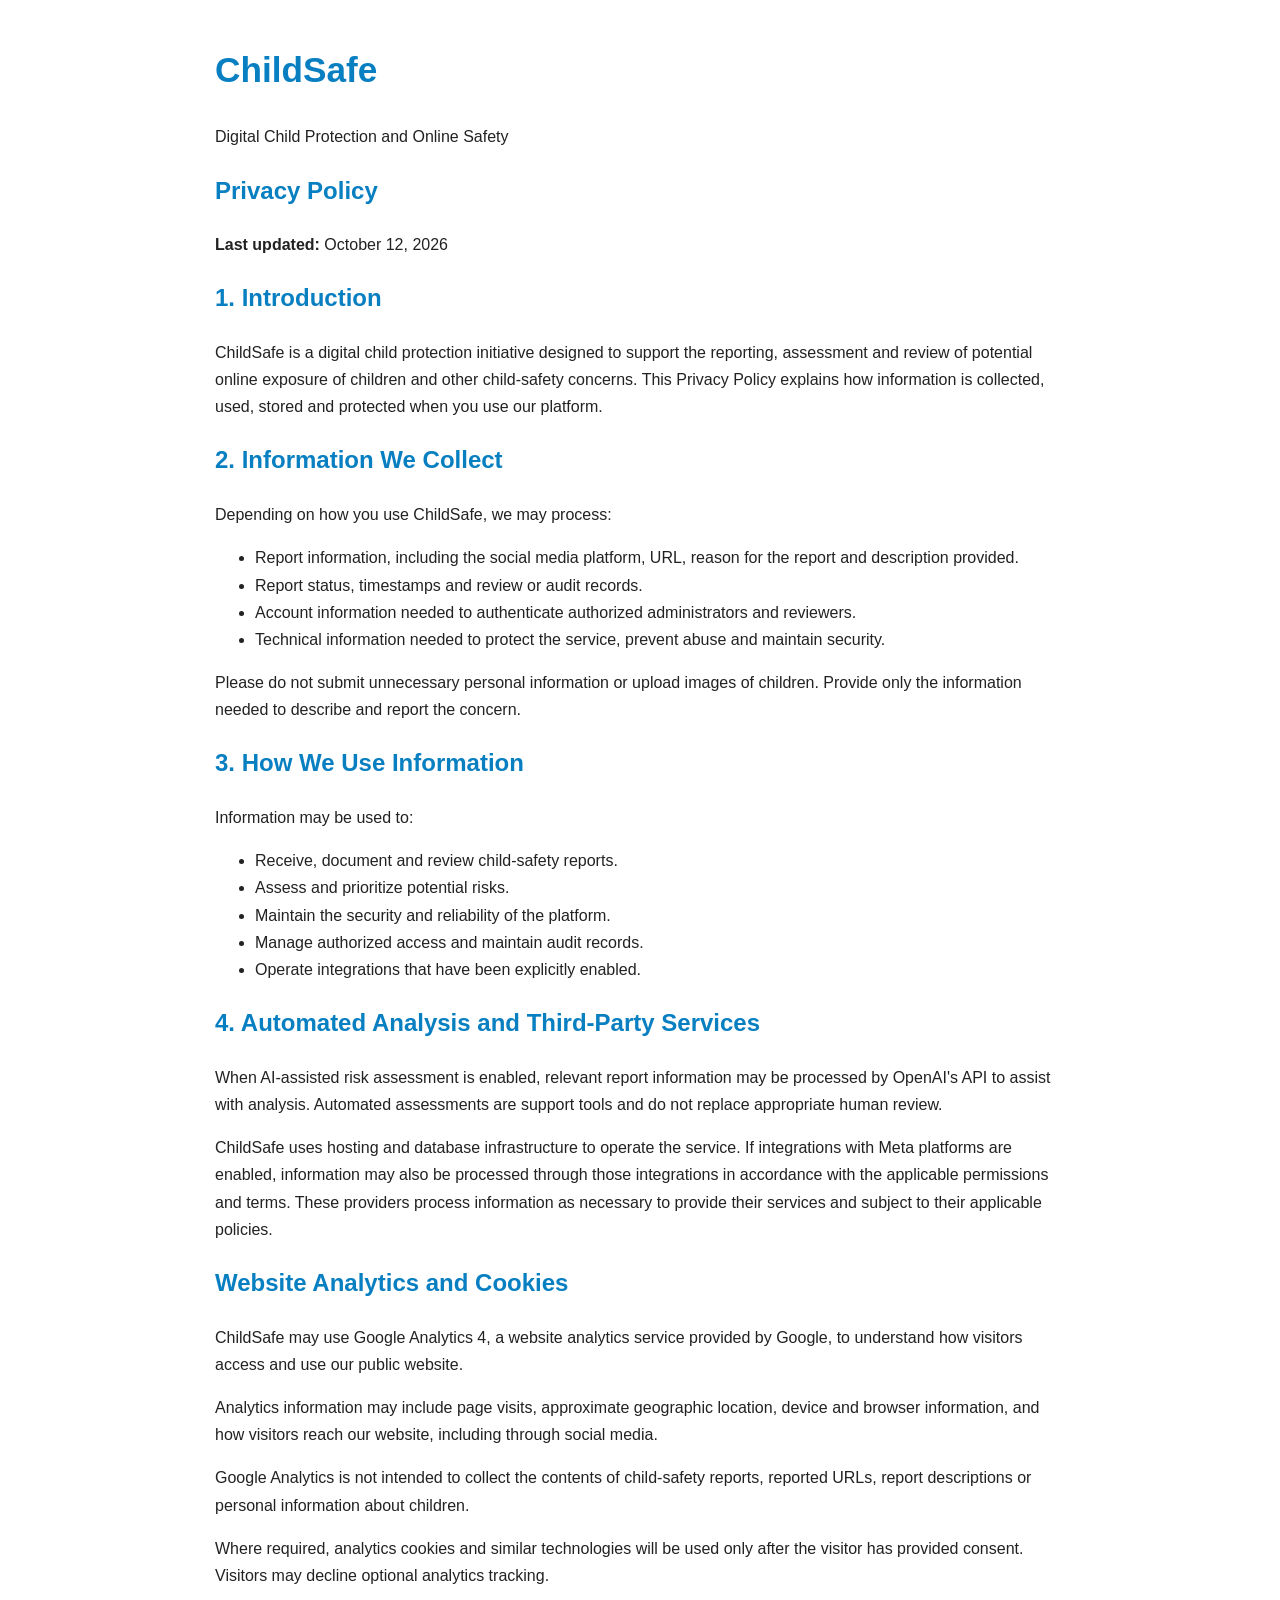
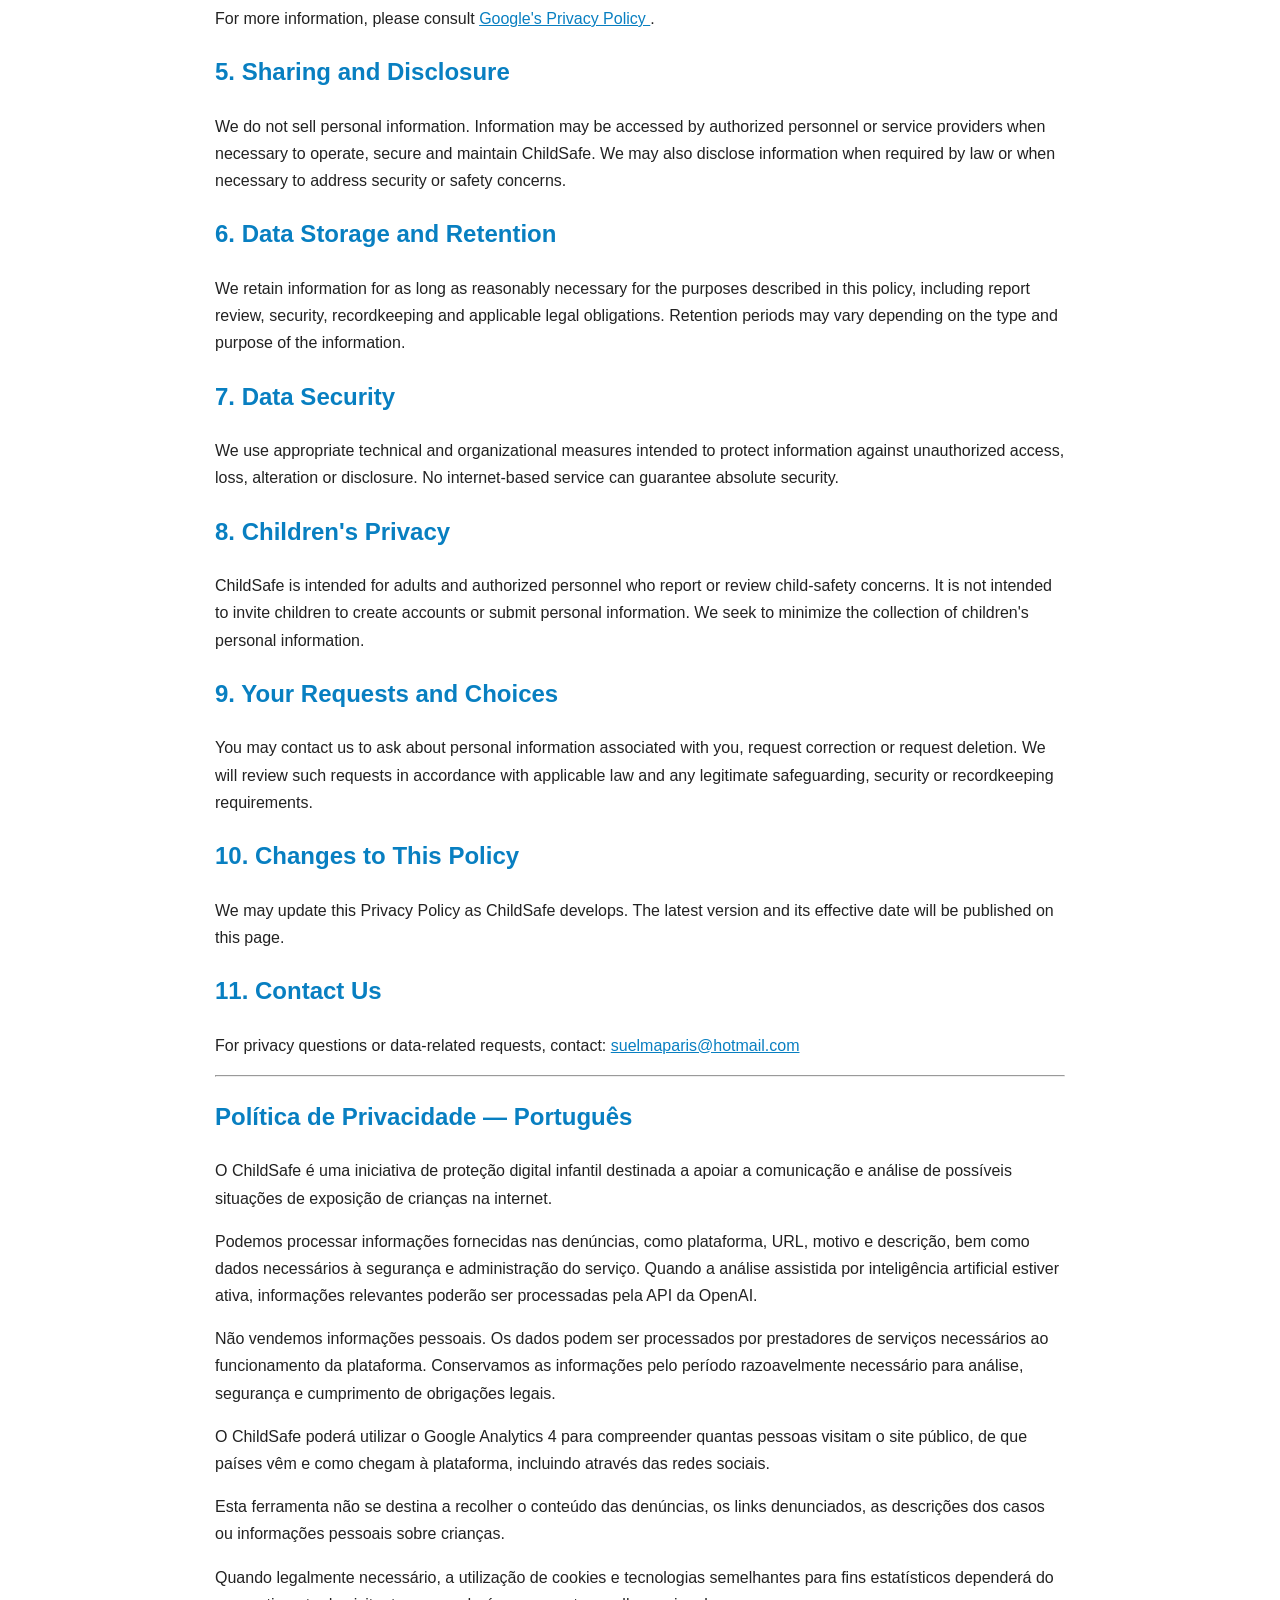
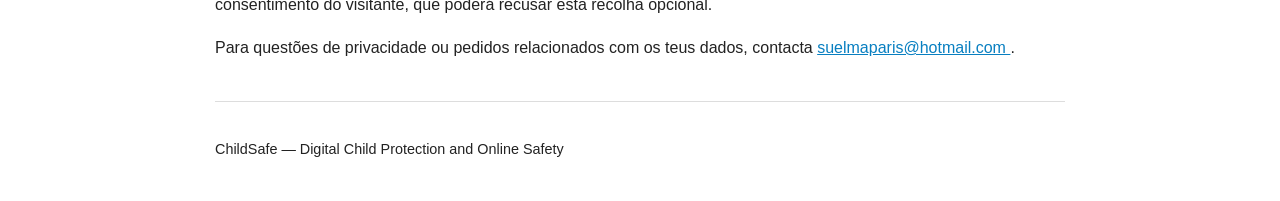
<file: backend/app/static/privacy.html>
<!DOCTYPE html>
<html lang="en">
<head>
    <meta charset="UTF-8">
    <meta name="viewport" content="width=device-width, initial-scale=1">
    <meta name="description" content="ChildSafe Privacy Policy.">
    <title>Privacy Policy | ChildSafe</title>
    <style>
        body {
            font-family: Arial, sans-serif;
            line-height: 1.7;
            max-width: 850px;
            margin: 40px auto;
            padding: 0 22px;
            color: #222;
            background: #fff;
        }
        h1, h2 { color: #087fc1; }
        h1 { font-size: 2.2rem; }
        footer {
            margin-top: 40px;
            padding-top: 20px;
            border-top: 1px solid #ddd;
            font-size: 0.9rem;
        }
        a { color: #087fc1; }
    </style>
</head>
<body>
    <header>
        <h1>ChildSafe</h1>
        <p>Digital Child Protection and Online Safety</p>
    </header>

    <main>
        <h2>Privacy Policy</h2>
        <p><strong>Last updated:</strong> October 12, 2026</p>

        <h2>1. Introduction</h2>
        <p>
            ChildSafe is a digital child protection initiative designed
            to support the reporting, assessment and review of potential
            online exposure of children and other child-safety concerns.
            This Privacy Policy explains how information is collected,
            used, stored and protected when you use our platform.
        </p>

        <h2>2. Information We Collect</h2>
        <p>Depending on how you use ChildSafe, we may process:</p>
        <ul>
            <li>Report information, including the social media platform,
                URL, reason for the report and description provided.</li>
            <li>Report status, timestamps and review or audit records.</li>
            <li>Account information needed to authenticate authorized
                administrators and reviewers.</li>
            <li>Technical information needed to protect the service,
                prevent abuse and maintain security.</li>
        </ul>
        <p>
            Please do not submit unnecessary personal information or
            upload images of children. Provide only the information
            needed to describe and report the concern.
        </p>

        <h2>3. How We Use Information</h2>
        <p>Information may be used to:</p>
        <ul>
            <li>Receive, document and review child-safety reports.</li>
            <li>Assess and prioritize potential risks.</li>
            <li>Maintain the security and reliability of the platform.</li>
            <li>Manage authorized access and maintain audit records.</li>
            <li>Operate integrations that have been explicitly enabled.</li>
        </ul>

        <h2>4. Automated Analysis and Third-Party Services</h2>
        <p>
            When AI-assisted risk assessment is enabled, relevant report
            information may be processed by OpenAI's API to assist with
            analysis. Automated assessments are support tools and do not
            replace appropriate human review.
        </p>
        <p>
            ChildSafe uses hosting and database infrastructure to operate
            the service. If integrations with Meta platforms are enabled,
            information may also be processed through those integrations
            in accordance with the applicable permissions and terms.
            These providers process information as necessary to provide
            their services and subject to their applicable policies.
        </p>
        
<h2>Website Analytics and Cookies</h2>
<p>
    ChildSafe may use Google Analytics 4, a website analytics
    service provided by Google, to understand how visitors
    access and use our public website.
</p>
<p>
    Analytics information may include page visits,
    approximate geographic location, device and browser
    information, and how visitors reach our website,
    including through social media.
</p>
<p>
    Google Analytics is not intended to collect the
    contents of child-safety reports, reported URLs,
    report descriptions or personal information about
    children.
</p>
<p>
    Where required, analytics cookies and similar
    technologies will be used only after the visitor
    has provided consent. Visitors may decline
    optional analytics tracking.
</p>
<p>
    For more information, please consult
    <a href="https://policies.google.com/privacy">
        Google's Privacy Policy
    </a>.
</p>

        <h2>5. Sharing and Disclosure</h2>
        <p>
            We do not sell personal information. Information may be
            accessed by authorized personnel or service providers when
            necessary to operate, secure and maintain ChildSafe. We may
            also disclose information when required by law or when
            necessary to address security or safety concerns.
        </p>
        
        <h2>6. Data Storage and Retention</h2>
        <p>
            We retain information for as long as reasonably necessary
            for the purposes described in this policy, including report
            review, security, recordkeeping and applicable legal
            obligations. Retention periods may vary depending on the
            type and purpose of the information.
        </p>

        <h2>7. Data Security</h2>
        <p>
            We use appropriate technical and organizational measures
            intended to protect information against unauthorized access,
            loss, alteration or disclosure. No internet-based service
            can guarantee absolute security.
        </p>

        <h2>8. Children's Privacy</h2>
        <p>
            ChildSafe is intended for adults and authorized personnel
            who report or review child-safety concerns. It is not
            intended to invite children to create accounts or submit
            personal information. We seek to minimize the collection
            of children's personal information.
        </p>

        <h2>9. Your Requests and Choices</h2>
        <p>
            You may contact us to ask about personal information
            associated with you, request correction or request deletion.
            We will review such requests in accordance with applicable
            law and any legitimate safeguarding, security or recordkeeping
            requirements.
        </p>

        <h2>10. Changes to This Policy</h2>
        <p>
            We may update this Privacy Policy as ChildSafe develops.
            The latest version and its effective date will be published
            on this page.
        </p>

        <h2>11. Contact Us</h2>
        <p>
            For privacy questions or data-related requests, contact:
            <a href="mailto:suelmaparis@hotmail.com">
                suelmaparis@hotmail.com
            </a>
        </p>

        <hr>

        <h2>Política de Privacidade — Português</h2>
        <p>
            O ChildSafe é uma iniciativa de proteção digital infantil
            destinada a apoiar a comunicação e análise de possíveis
            situações de exposição de crianças na internet.
        </p>
        <p>
            Podemos processar informações fornecidas nas denúncias,
            como plataforma, URL, motivo e descrição, bem como dados
            necessários à segurança e administração do serviço.
            Quando a análise assistida por inteligência artificial
            estiver ativa, informações relevantes poderão ser
            processadas pela API da OpenAI.
        </p>
        <p>
            Não vendemos informações pessoais. Os dados podem ser
            processados por prestadores de serviços necessários ao
            funcionamento da plataforma. Conservamos as informações
            pelo período razoavelmente necessário para análise,
            segurança e cumprimento de obrigações legais.
        </p>

<p>
    O ChildSafe poderá utilizar o Google Analytics 4
    para compreender quantas pessoas visitam o site
    público, de que países vêm e como chegam à plataforma,
    incluindo através das redes sociais.
</p>
<p>
    Esta ferramenta não se destina a recolher o conteúdo
    das denúncias, os links denunciados, as descrições
    dos casos ou informações pessoais sobre crianças.
</p>
<p>
    Quando legalmente necessário, a utilização de cookies
    e tecnologias semelhantes para fins estatísticos
    dependerá do consentimento do visitante, que poderá
    recusar esta recolha opcional.
</p>

        <p>
            Para questões de privacidade ou pedidos relacionados com
            os teus dados, contacta
            <a href="mailto:suelmaparis@hotmail.com">
                suelmaparis@hotmail.com
            </a>.
        </p>
    </main>

    <footer>
        <p>ChildSafe — Digital Child Protection and Online Safety</p>
    </footer>
</body>
</html>
</file>
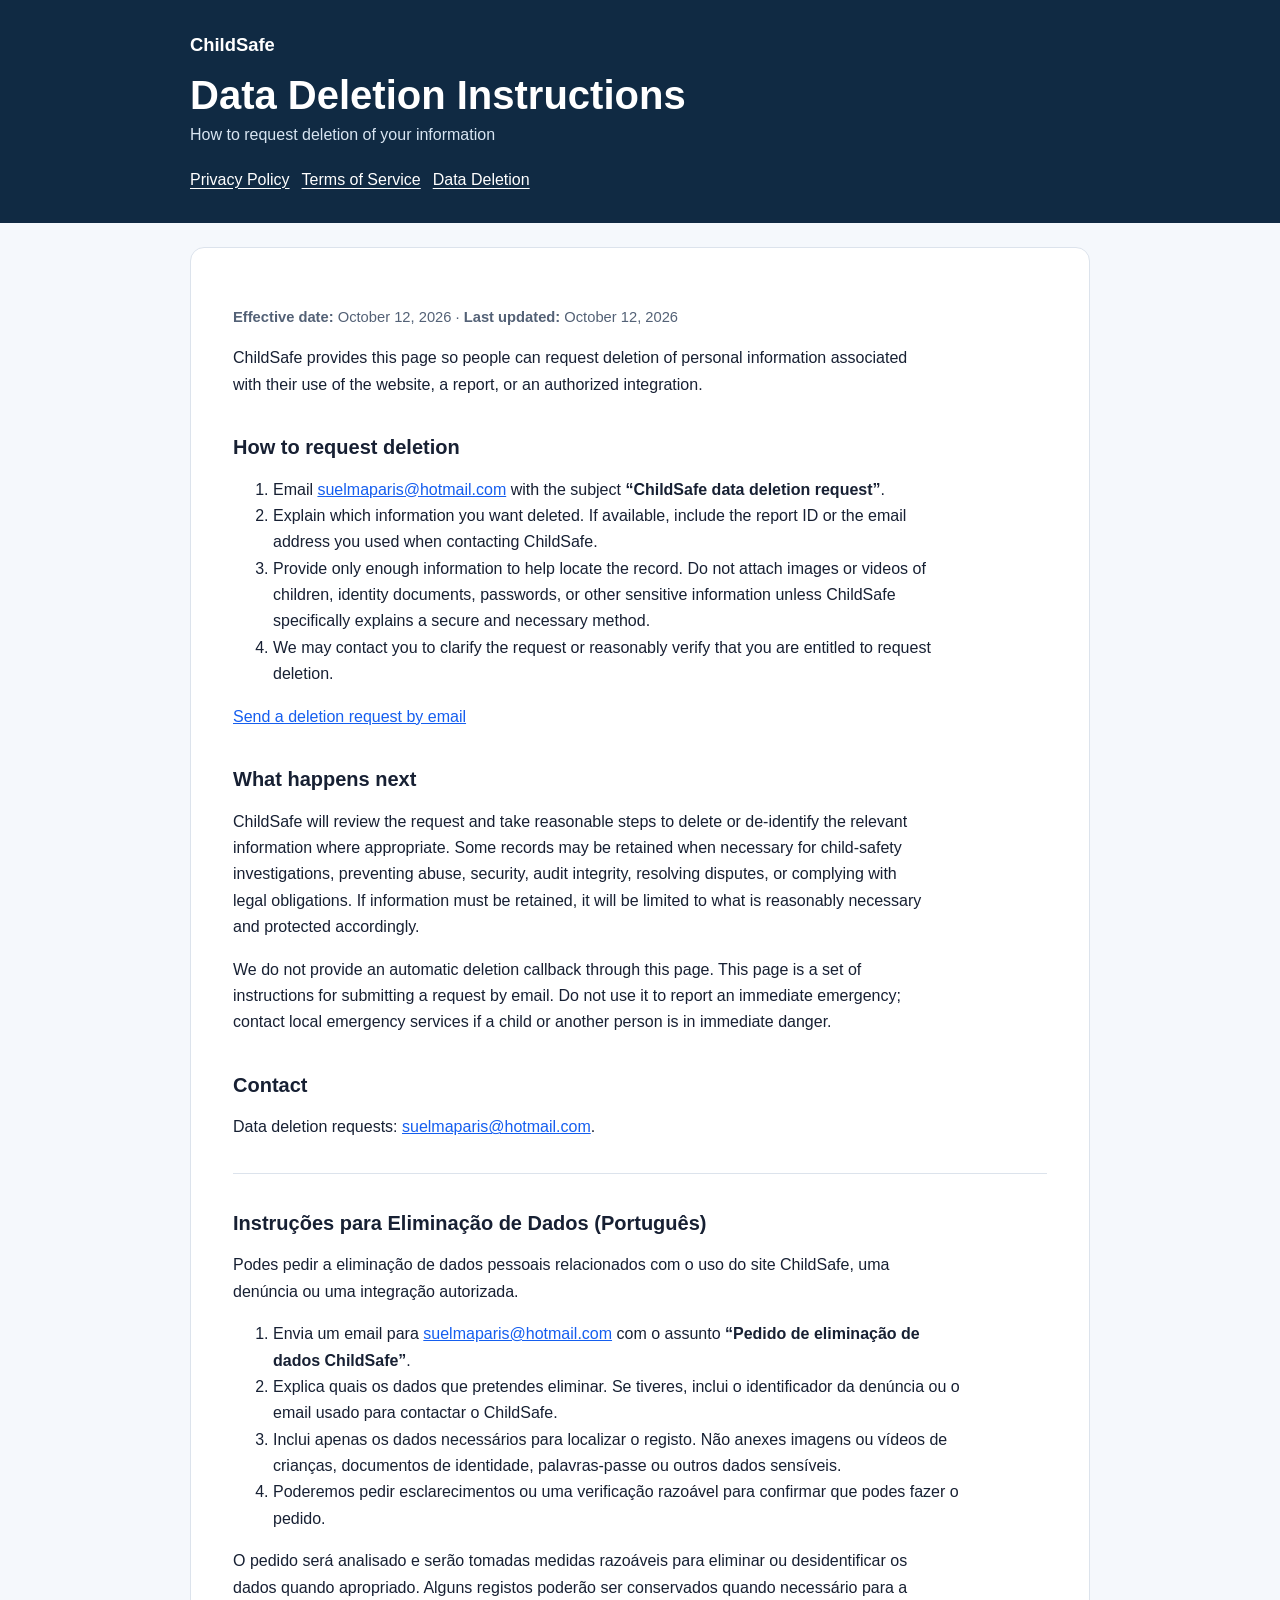
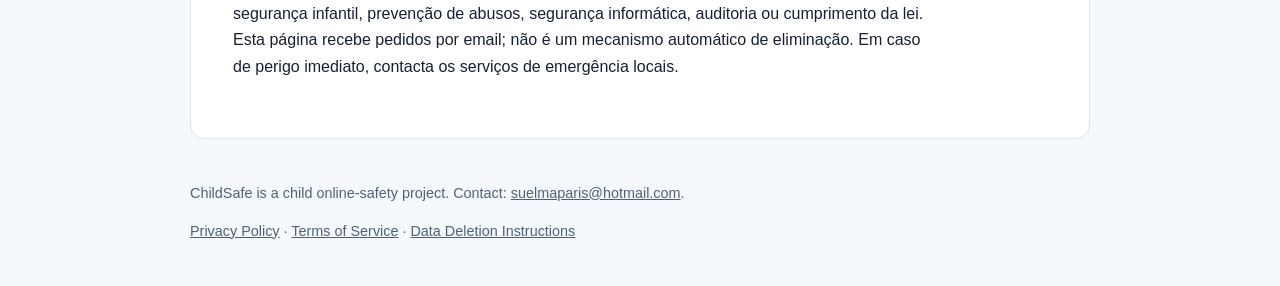
<file: backend/app/static/legal/data-deletion.html>
<!doctype html>
<html lang="en"><head><meta charset="utf-8"><meta name="viewport" content="width=device-width, initial-scale=1">
<meta name="robots" content="index,follow"><title>Data Deletion Instructions | ChildSafe</title><style>
:root{color-scheme:light;--ink:#172033;--muted:#536176;--line:#dce3ec;--accent:#155eef;--soft:#f5f8fc}
*{box-sizing:border-box}body{margin:0;background:var(--soft);color:var(--ink);font:16px/1.65 -apple-system,BlinkMacSystemFont,"Segoe UI",Roboto,Arial,sans-serif}
header{background:#102a43;color:#fff;padding:30px 20px}header .wrap,main,footer .wrap{max-width:900px;margin:0 auto}
.brand{font-weight:750;font-size:1.15rem}header h1{margin:12px 0 4px;font-size:clamp(1.8rem,4vw,2.5rem);line-height:1.15}header p{margin:0;color:#d8e5f2}
nav{display:flex;flex-wrap:wrap;gap:12px;margin-top:18px}nav a{color:white;text-underline-offset:3px}
main{background:#fff;margin:24px auto;padding:clamp(20px,4vw,42px);border:1px solid var(--line);border-radius:14px}
h2{margin-top:1.8em;font-size:1.25rem;line-height:1.3}h2:first-child{margin-top:0}p,li{max-width:78ch}a{color:var(--accent)}
.note{background:#eef4ff;border-left:4px solid var(--accent);padding:12px 16px;border-radius:6px}.small{color:var(--muted);font-size:.92rem}
hr{border:0;border-top:1px solid var(--line);margin:32px 0}footer{color:var(--muted);padding:4px 20px 28px;font-size:.9rem}footer a{color:inherit}
</style></head>
<body><header><div class="wrap"><div class="brand">ChildSafe</div><h1>Data Deletion Instructions</h1><p>How to request deletion of your information</p>
<nav aria-label="Legal pages"><a href="privacy.html">Privacy Policy</a><a href="terms.html">Terms of Service</a><a href="data-deletion.html">Data Deletion</a></nav></div></header>
<main>
<p class="small"><strong>Effective date:</strong> October 12, 2026 · <strong>Last updated:</strong> October 12, 2026</p>
<p>ChildSafe provides this page so people can request deletion of personal information associated with their use of the website, a report, or an authorized integration.</p>
<h2>How to request deletion</h2>
<ol><li>Email <a href="mailto:suelmaparis@hotmail.com?subject=ChildSafe%20data%20deletion%20request">suelmaparis@hotmail.com</a> with the subject <strong>“ChildSafe data deletion request”</strong>.</li><li>Explain which information you want deleted. If available, include the report ID or the email address you used when contacting ChildSafe.</li><li>Provide only enough information to help locate the record. Do not attach images or videos of children, identity documents, passwords, or other sensitive information unless ChildSafe specifically explains a secure and necessary method.</li><li>We may contact you to clarify the request or reasonably verify that you are entitled to request deletion.</li></ol>
<p><a href="mailto:suelmaparis@hotmail.com?subject=ChildSafe%20data%20deletion%20request">Send a deletion request by email</a></p>
<h2>What happens next</h2><p>ChildSafe will review the request and take reasonable steps to delete or de-identify the relevant information where appropriate. Some records may be retained when necessary for child-safety investigations, preventing abuse, security, audit integrity, resolving disputes, or complying with legal obligations. If information must be retained, it will be limited to what is reasonably necessary and protected accordingly.</p>
<p>We do not provide an automatic deletion callback through this page. This page is a set of instructions for submitting a request by email. Do not use it to report an immediate emergency; contact local emergency services if a child or another person is in immediate danger.</p>
<h2>Contact</h2><p>Data deletion requests: <a href="mailto:suelmaparis@hotmail.com">suelmaparis@hotmail.com</a>.</p>
<hr><h2>Instruções para Eliminação de Dados (Português)</h2>
<p>Podes pedir a eliminação de dados pessoais relacionados com o uso do site ChildSafe, uma denúncia ou uma integração autorizada.</p>
<ol><li>Envia um email para <a href="mailto:suelmaparis@hotmail.com?subject=Pedido%20de%20elimina%C3%A7%C3%A3o%20de%20dados%20ChildSafe">suelmaparis@hotmail.com</a> com o assunto <strong>“Pedido de eliminação de dados ChildSafe”</strong>.</li><li>Explica quais os dados que pretendes eliminar. Se tiveres, inclui o identificador da denúncia ou o email usado para contactar o ChildSafe.</li><li>Inclui apenas os dados necessários para localizar o registo. Não anexes imagens ou vídeos de crianças, documentos de identidade, palavras-passe ou outros dados sensíveis.</li><li>Poderemos pedir esclarecimentos ou uma verificação razoável para confirmar que podes fazer o pedido.</li></ol>
<p>O pedido será analisado e serão tomadas medidas razoáveis para eliminar ou desidentificar os dados quando apropriado. Alguns registos poderão ser conservados quando necessário para a segurança infantil, prevenção de abusos, segurança informática, auditoria ou cumprimento da lei. Esta página recebe pedidos por email; não é um mecanismo automático de eliminação. Em caso de perigo imediato, contacta os serviços de emergência locais.</p>
</main><footer><div class="wrap"><p>ChildSafe is a child online-safety project. Contact: <a href="mailto:suelmaparis@hotmail.com">suelmaparis@hotmail.com</a>.</p>
<p><a href="privacy.html">Privacy Policy</a> · <a href="terms.html">Terms of Service</a> · <a href="data-deletion.html">Data Deletion Instructions</a></p></div></footer></body></html>
</file>
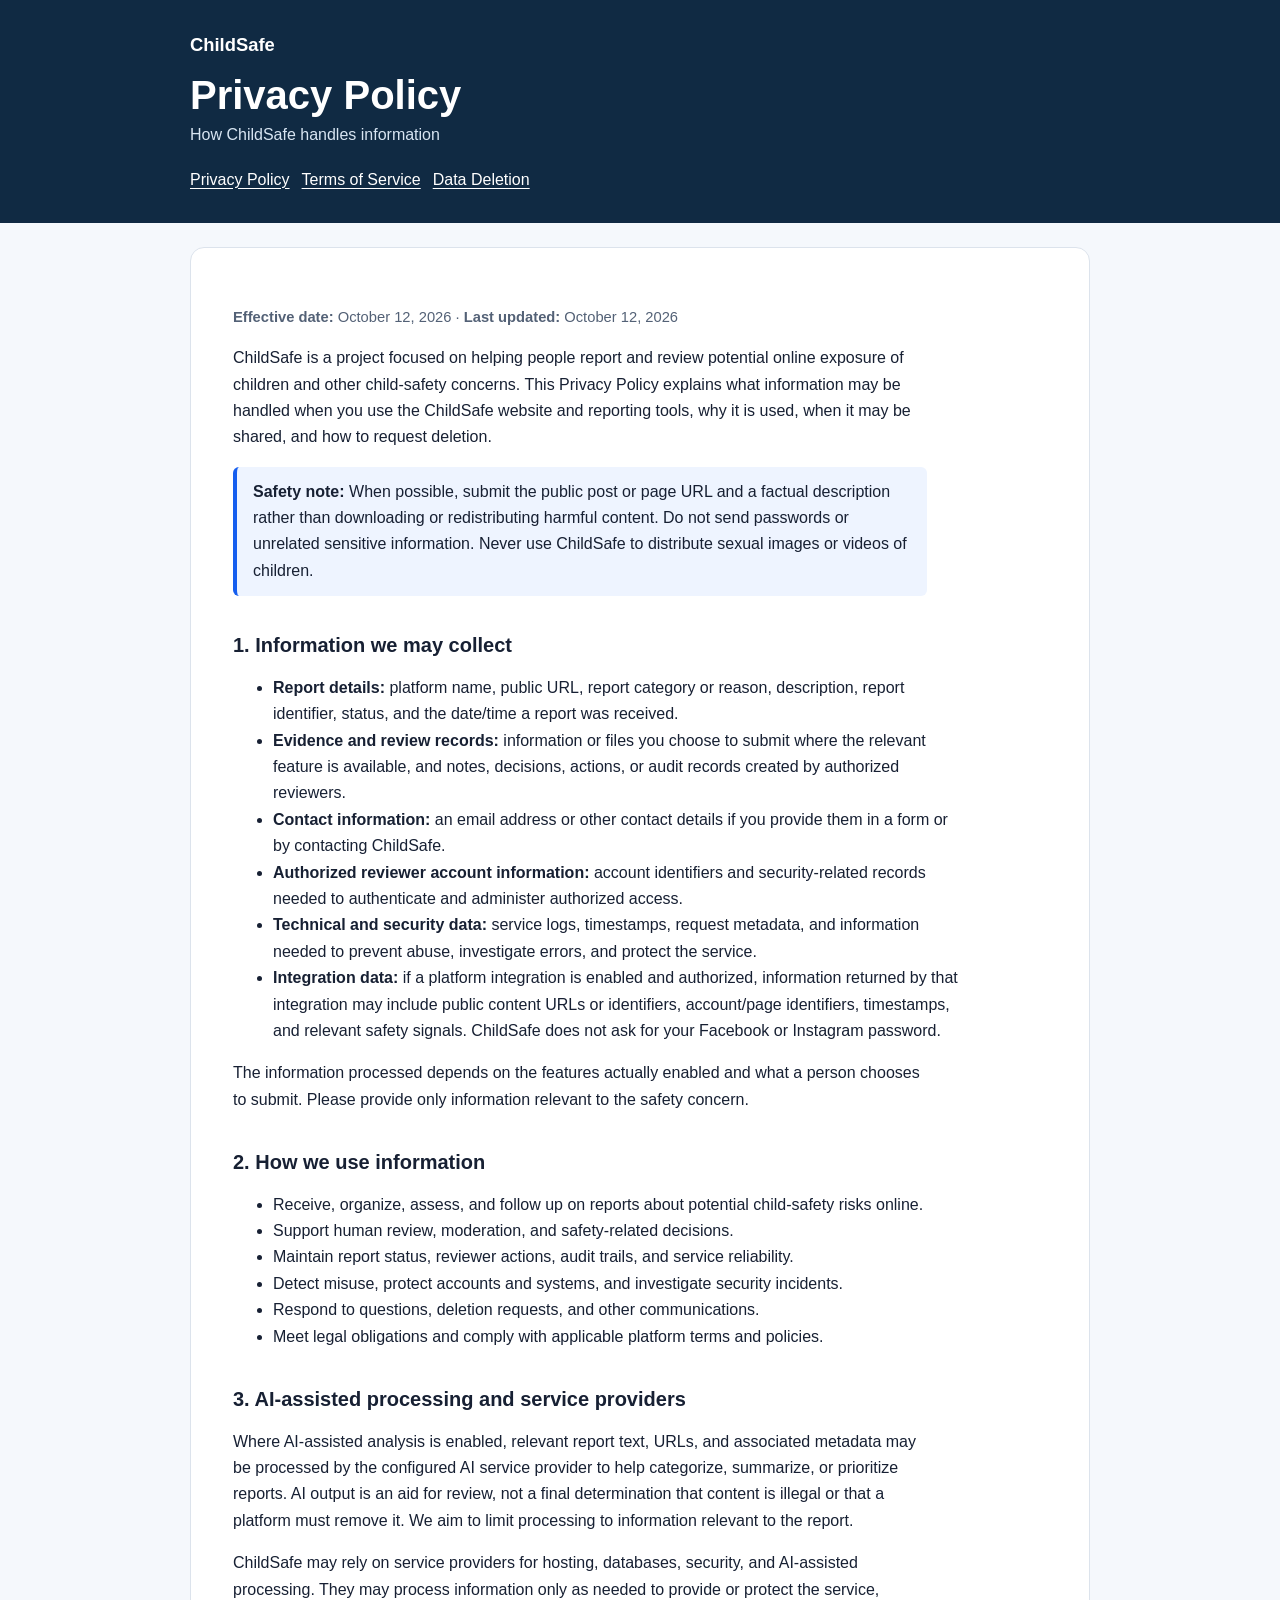
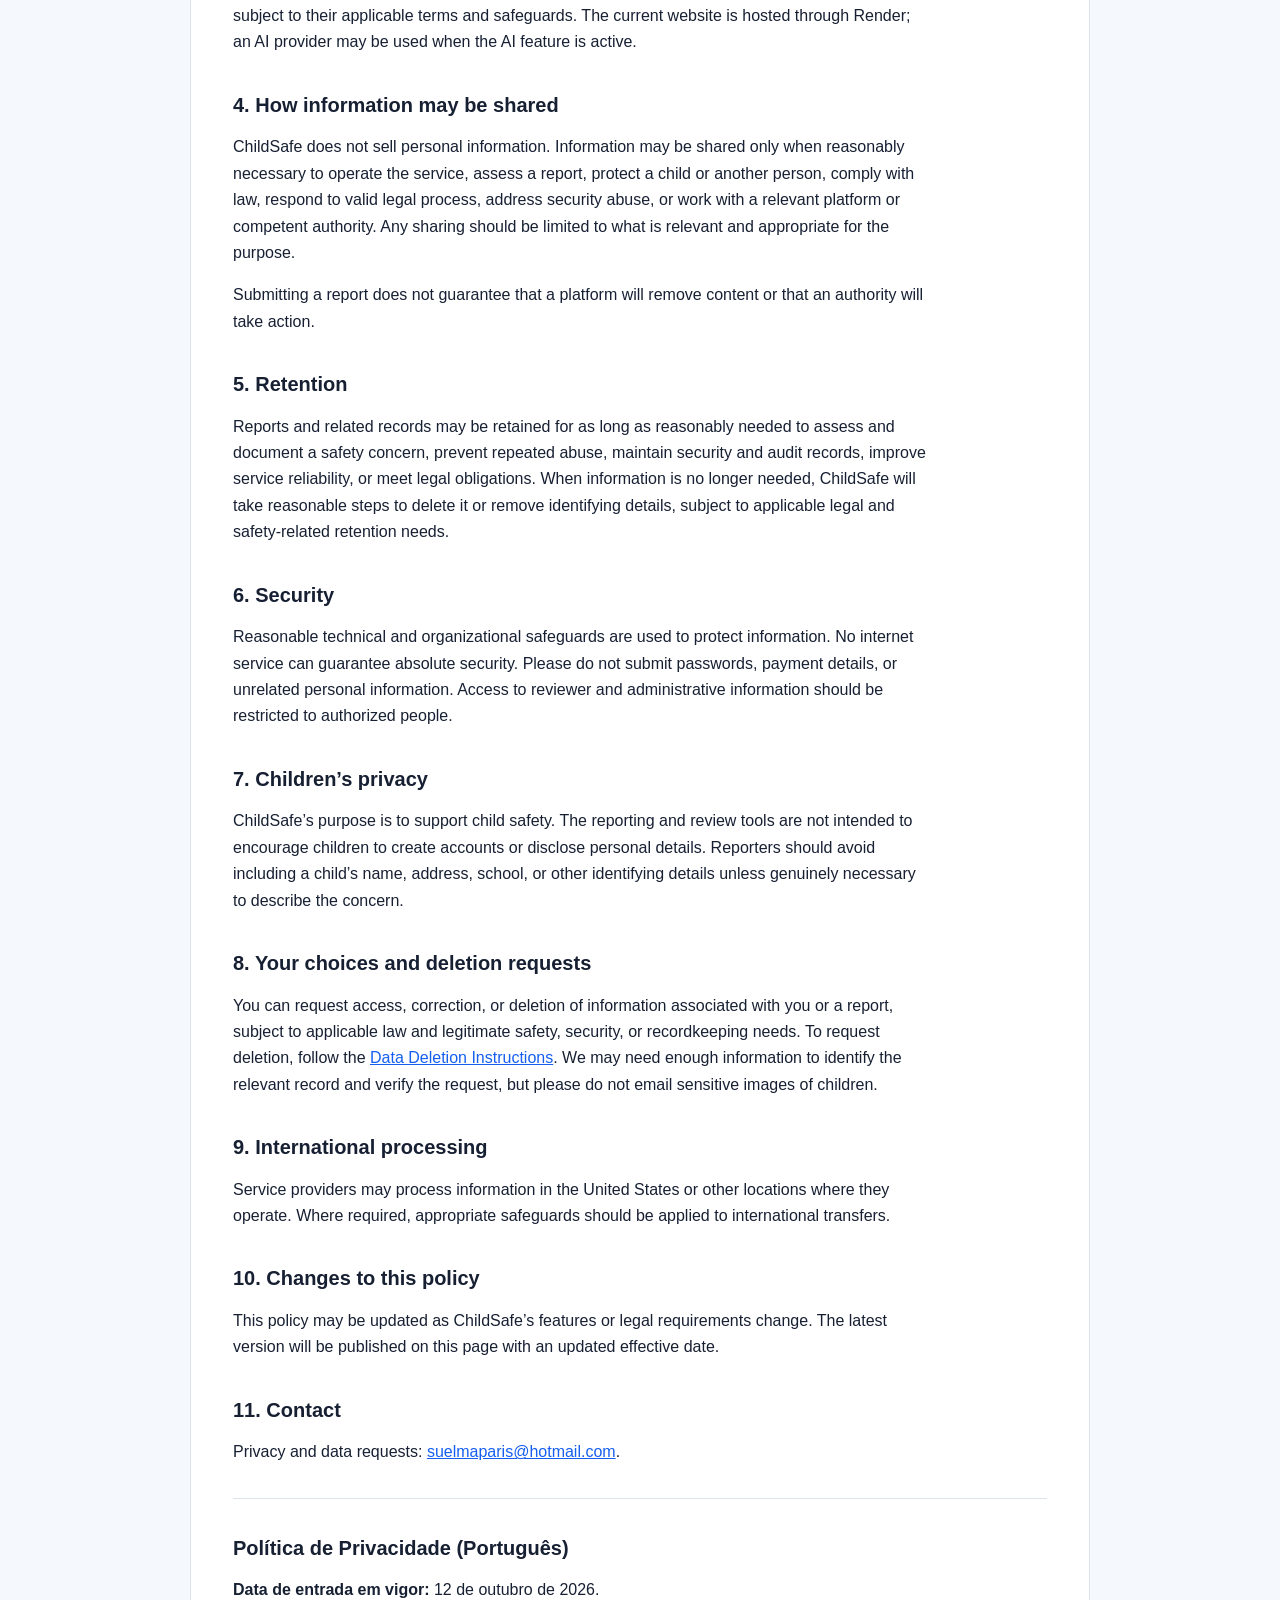
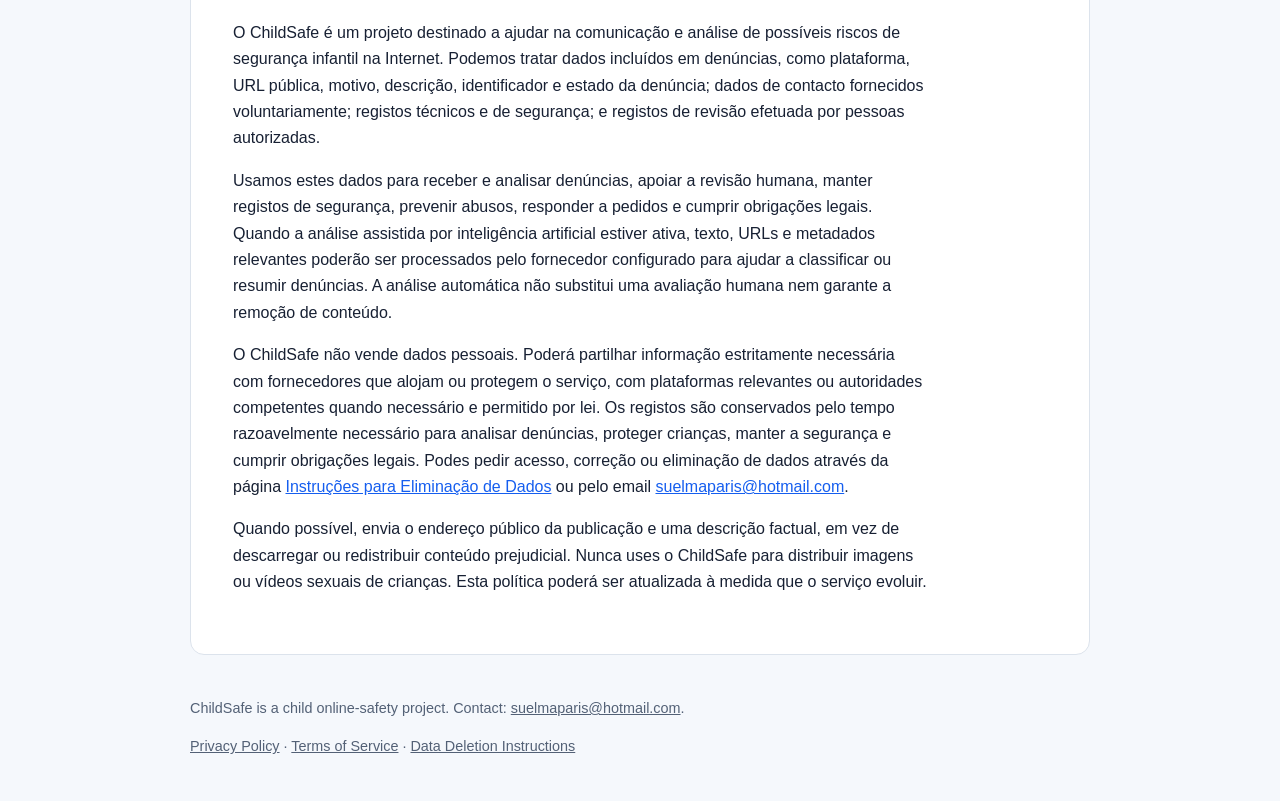
<file: backend/app/static/legal/privacy.html>
<!doctype html>
<html lang="en"><head><meta charset="utf-8"><meta name="viewport" content="width=device-width, initial-scale=1">
<meta name="robots" content="index,follow"><title>Privacy Policy | ChildSafe</title><style>
:root{color-scheme:light;--ink:#172033;--muted:#536176;--line:#dce3ec;--accent:#155eef;--soft:#f5f8fc}
*{box-sizing:border-box}body{margin:0;background:var(--soft);color:var(--ink);font:16px/1.65 -apple-system,BlinkMacSystemFont,"Segoe UI",Roboto,Arial,sans-serif}
header{background:#102a43;color:#fff;padding:30px 20px}header .wrap,main,footer .wrap{max-width:900px;margin:0 auto}
.brand{font-weight:750;font-size:1.15rem}header h1{margin:12px 0 4px;font-size:clamp(1.8rem,4vw,2.5rem);line-height:1.15}header p{margin:0;color:#d8e5f2}
nav{display:flex;flex-wrap:wrap;gap:12px;margin-top:18px}nav a{color:white;text-underline-offset:3px}
main{background:#fff;margin:24px auto;padding:clamp(20px,4vw,42px);border:1px solid var(--line);border-radius:14px}
h2{margin-top:1.8em;font-size:1.25rem;line-height:1.3}h2:first-child{margin-top:0}p,li{max-width:78ch}a{color:var(--accent)}
.note{background:#eef4ff;border-left:4px solid var(--accent);padding:12px 16px;border-radius:6px}.small{color:var(--muted);font-size:.92rem}
hr{border:0;border-top:1px solid var(--line);margin:32px 0}footer{color:var(--muted);padding:4px 20px 28px;font-size:.9rem}footer a{color:inherit}
</style></head>
<body><header><div class="wrap"><div class="brand">ChildSafe</div><h1>Privacy Policy</h1><p>How ChildSafe handles information</p>
<nav aria-label="Legal pages"><a href="privacy.html">Privacy Policy</a><a href="terms.html">Terms of Service</a><a href="data-deletion.html">Data Deletion</a></nav></div></header>
<main>
<p class="small"><strong>Effective date:</strong> October 12, 2026 · <strong>Last updated:</strong> October 12, 2026</p>
<p>ChildSafe is a project focused on helping people report and review potential online exposure of children and other child-safety concerns. This Privacy Policy explains what information may be handled when you use the ChildSafe website and reporting tools, why it is used, when it may be shared, and how to request deletion.</p>
<p class="note"><strong>Safety note:</strong> When possible, submit the public post or page URL and a factual description rather than downloading or redistributing harmful content. Do not send passwords or unrelated sensitive information. Never use ChildSafe to distribute sexual images or videos of children.</p>
<h2>1. Information we may collect</h2>
<ul>
<li><strong>Report details:</strong> platform name, public URL, report category or reason, description, report identifier, status, and the date/time a report was received.</li>
<li><strong>Evidence and review records:</strong> information or files you choose to submit where the relevant feature is available, and notes, decisions, actions, or audit records created by authorized reviewers.</li>
<li><strong>Contact information:</strong> an email address or other contact details if you provide them in a form or by contacting ChildSafe.</li>
<li><strong>Authorized reviewer account information:</strong> account identifiers and security-related records needed to authenticate and administer authorized access.</li>
<li><strong>Technical and security data:</strong> service logs, timestamps, request metadata, and information needed to prevent abuse, investigate errors, and protect the service.</li>
<li><strong>Integration data:</strong> if a platform integration is enabled and authorized, information returned by that integration may include public content URLs or identifiers, account/page identifiers, timestamps, and relevant safety signals. ChildSafe does not ask for your Facebook or Instagram password.</li>
</ul>
<p>The information processed depends on the features actually enabled and what a person chooses to submit. Please provide only information relevant to the safety concern.</p>
<h2>2. How we use information</h2>
<ul><li>Receive, organize, assess, and follow up on reports about potential child-safety risks online.</li><li>Support human review, moderation, and safety-related decisions.</li><li>Maintain report status, reviewer actions, audit trails, and service reliability.</li><li>Detect misuse, protect accounts and systems, and investigate security incidents.</li><li>Respond to questions, deletion requests, and other communications.</li><li>Meet legal obligations and comply with applicable platform terms and policies.</li></ul>
<h2>3. AI-assisted processing and service providers</h2>
<p>Where AI-assisted analysis is enabled, relevant report text, URLs, and associated metadata may be processed by the configured AI service provider to help categorize, summarize, or prioritize reports. AI output is an aid for review, not a final determination that content is illegal or that a platform must remove it. We aim to limit processing to information relevant to the report.</p>
<p>ChildSafe may rely on service providers for hosting, databases, security, and AI-assisted processing. They may process information only as needed to provide or protect the service, subject to their applicable terms and safeguards. The current website is hosted through Render; an AI provider may be used when the AI feature is active.</p>
<h2>4. How information may be shared</h2>
<p>ChildSafe does not sell personal information. Information may be shared only when reasonably necessary to operate the service, assess a report, protect a child or another person, comply with law, respond to valid legal process, address security abuse, or work with a relevant platform or competent authority. Any sharing should be limited to what is relevant and appropriate for the purpose.</p>
<p>Submitting a report does not guarantee that a platform will remove content or that an authority will take action.</p>
<h2>5. Retention</h2>
<p>Reports and related records may be retained for as long as reasonably needed to assess and document a safety concern, prevent repeated abuse, maintain security and audit records, improve service reliability, or meet legal obligations. When information is no longer needed, ChildSafe will take reasonable steps to delete it or remove identifying details, subject to applicable legal and safety-related retention needs.</p>
<h2>6. Security</h2>
<p>Reasonable technical and organizational safeguards are used to protect information. No internet service can guarantee absolute security. Please do not submit passwords, payment details, or unrelated personal information. Access to reviewer and administrative information should be restricted to authorized people.</p>
<h2>7. Children’s privacy</h2>
<p>ChildSafe’s purpose is to support child safety. The reporting and review tools are not intended to encourage children to create accounts or disclose personal details. Reporters should avoid including a child’s name, address, school, or other identifying details unless genuinely necessary to describe the concern.</p>
<h2>8. Your choices and deletion requests</h2>
<p>You can request access, correction, or deletion of information associated with you or a report, subject to applicable law and legitimate safety, security, or recordkeeping needs. To request deletion, follow the <a href="data-deletion.html">Data Deletion Instructions</a>. We may need enough information to identify the relevant record and verify the request, but please do not email sensitive images of children.</p>
<h2>9. International processing</h2>
<p>Service providers may process information in the United States or other locations where they operate. Where required, appropriate safeguards should be applied to international transfers.</p>
<h2>10. Changes to this policy</h2><p>This policy may be updated as ChildSafe’s features or legal requirements change. The latest version will be published on this page with an updated effective date.</p>
<h2>11. Contact</h2><p>Privacy and data requests: <a href="mailto:suelmaparis@hotmail.com">suelmaparis@hotmail.com</a>.</p>
<hr><h2>Política de Privacidade (Português)</h2>
<p><strong>Data de entrada em vigor:</strong> 12 de outubro de 2026.</p>
<p>O ChildSafe é um projeto destinado a ajudar na comunicação e análise de possíveis riscos de segurança infantil na Internet. Podemos tratar dados incluídos em denúncias, como plataforma, URL pública, motivo, descrição, identificador e estado da denúncia; dados de contacto fornecidos voluntariamente; registos técnicos e de segurança; e registos de revisão efetuada por pessoas autorizadas.</p>
<p>Usamos estes dados para receber e analisar denúncias, apoiar a revisão humana, manter registos de segurança, prevenir abusos, responder a pedidos e cumprir obrigações legais. Quando a análise assistida por inteligência artificial estiver ativa, texto, URLs e metadados relevantes poderão ser processados pelo fornecedor configurado para ajudar a classificar ou resumir denúncias. A análise automática não substitui uma avaliação humana nem garante a remoção de conteúdo.</p>
<p>O ChildSafe não vende dados pessoais. Poderá partilhar informação estritamente necessária com fornecedores que alojam ou protegem o serviço, com plataformas relevantes ou autoridades competentes quando necessário e permitido por lei. Os registos são conservados pelo tempo razoavelmente necessário para analisar denúncias, proteger crianças, manter a segurança e cumprir obrigações legais. Podes pedir acesso, correção ou eliminação de dados através da página <a href="data-deletion.html">Instruções para Eliminação de Dados</a> ou pelo email <a href="mailto:suelmaparis@hotmail.com">suelmaparis@hotmail.com</a>.</p>
<p>Quando possível, envia o endereço público da publicação e uma descrição factual, em vez de descarregar ou redistribuir conteúdo prejudicial. Nunca uses o ChildSafe para distribuir imagens ou vídeos sexuais de crianças. Esta política poderá ser atualizada à medida que o serviço evoluir.</p>
</main><footer><div class="wrap"><p>ChildSafe is a child online-safety project. Contact: <a href="mailto:suelmaparis@hotmail.com">suelmaparis@hotmail.com</a>.</p>
<p><a href="privacy.html">Privacy Policy</a> · <a href="terms.html">Terms of Service</a> · <a href="data-deletion.html">Data Deletion Instructions</a></p></div></footer></body></html>
</file>
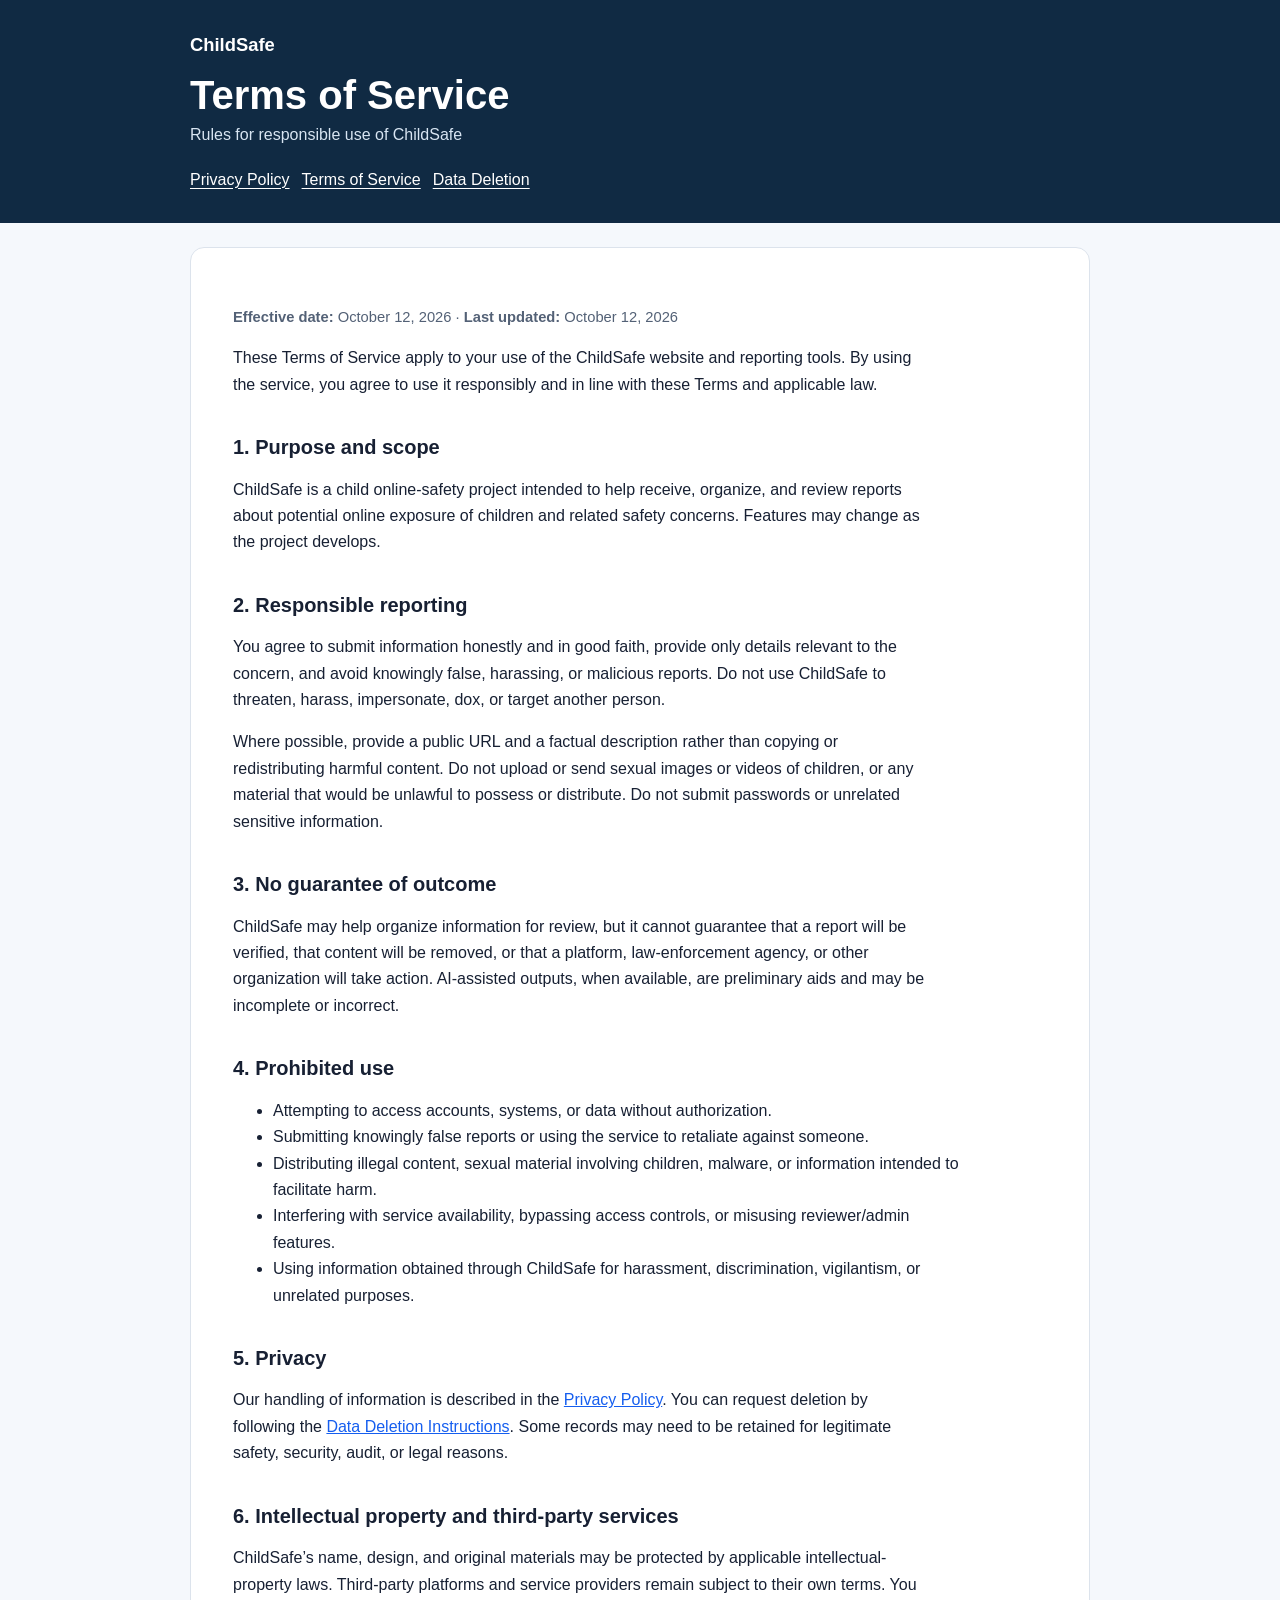
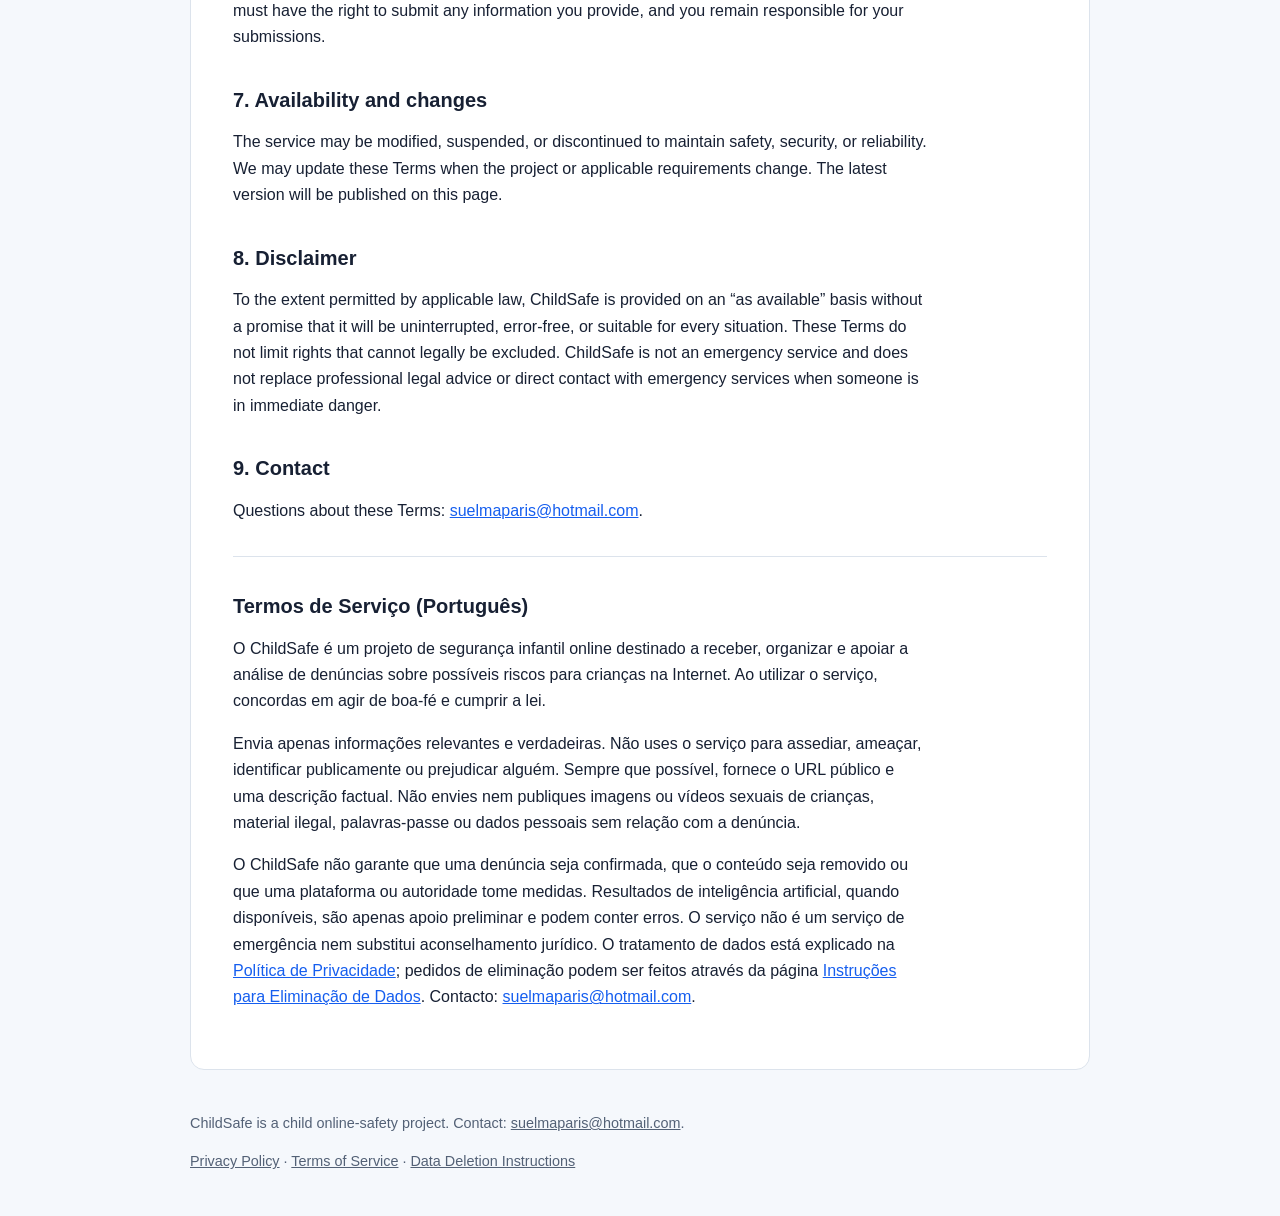
<file: backend/app/static/legal/terms.html>
<!doctype html>
<html lang="en"><head><meta charset="utf-8"><meta name="viewport" content="width=device-width, initial-scale=1">
<meta name="robots" content="index,follow"><title>Terms of Service | ChildSafe</title><style>
:root{color-scheme:light;--ink:#172033;--muted:#536176;--line:#dce3ec;--accent:#155eef;--soft:#f5f8fc}
*{box-sizing:border-box}body{margin:0;background:var(--soft);color:var(--ink);font:16px/1.65 -apple-system,BlinkMacSystemFont,"Segoe UI",Roboto,Arial,sans-serif}
header{background:#102a43;color:#fff;padding:30px 20px}header .wrap,main,footer .wrap{max-width:900px;margin:0 auto}
.brand{font-weight:750;font-size:1.15rem}header h1{margin:12px 0 4px;font-size:clamp(1.8rem,4vw,2.5rem);line-height:1.15}header p{margin:0;color:#d8e5f2}
nav{display:flex;flex-wrap:wrap;gap:12px;margin-top:18px}nav a{color:white;text-underline-offset:3px}
main{background:#fff;margin:24px auto;padding:clamp(20px,4vw,42px);border:1px solid var(--line);border-radius:14px}
h2{margin-top:1.8em;font-size:1.25rem;line-height:1.3}h2:first-child{margin-top:0}p,li{max-width:78ch}a{color:var(--accent)}
.note{background:#eef4ff;border-left:4px solid var(--accent);padding:12px 16px;border-radius:6px}.small{color:var(--muted);font-size:.92rem}
hr{border:0;border-top:1px solid var(--line);margin:32px 0}footer{color:var(--muted);padding:4px 20px 28px;font-size:.9rem}footer a{color:inherit}
</style></head>
<body><header><div class="wrap"><div class="brand">ChildSafe</div><h1>Terms of Service</h1><p>Rules for responsible use of ChildSafe</p>
<nav aria-label="Legal pages"><a href="privacy.html">Privacy Policy</a><a href="terms.html">Terms of Service</a><a href="data-deletion.html">Data Deletion</a></nav></div></header>
<main>
<p class="small"><strong>Effective date:</strong> October 12, 2026 · <strong>Last updated:</strong> October 12, 2026</p>
<p>These Terms of Service apply to your use of the ChildSafe website and reporting tools. By using the service, you agree to use it responsibly and in line with these Terms and applicable law.</p>
<h2>1. Purpose and scope</h2><p>ChildSafe is a child online-safety project intended to help receive, organize, and review reports about potential online exposure of children and related safety concerns. Features may change as the project develops.</p>
<h2>2. Responsible reporting</h2><p>You agree to submit information honestly and in good faith, provide only details relevant to the concern, and avoid knowingly false, harassing, or malicious reports. Do not use ChildSafe to threaten, harass, impersonate, dox, or target another person.</p>
<p>Where possible, provide a public URL and a factual description rather than copying or redistributing harmful content. Do not upload or send sexual images or videos of children, or any material that would be unlawful to possess or distribute. Do not submit passwords or unrelated sensitive information.</p>
<h2>3. No guarantee of outcome</h2><p>ChildSafe may help organize information for review, but it cannot guarantee that a report will be verified, that content will be removed, or that a platform, law-enforcement agency, or other organization will take action. AI-assisted outputs, when available, are preliminary aids and may be incomplete or incorrect.</p>
<h2>4. Prohibited use</h2><ul><li>Attempting to access accounts, systems, or data without authorization.</li><li>Submitting knowingly false reports or using the service to retaliate against someone.</li><li>Distributing illegal content, sexual material involving children, malware, or information intended to facilitate harm.</li><li>Interfering with service availability, bypassing access controls, or misusing reviewer/admin features.</li><li>Using information obtained through ChildSafe for harassment, discrimination, vigilantism, or unrelated purposes.</li></ul>
<h2>5. Privacy</h2><p>Our handling of information is described in the <a href="privacy.html">Privacy Policy</a>. You can request deletion by following the <a href="data-deletion.html">Data Deletion Instructions</a>. Some records may need to be retained for legitimate safety, security, audit, or legal reasons.</p>
<h2>6. Intellectual property and third-party services</h2><p>ChildSafe’s name, design, and original materials may be protected by applicable intellectual-property laws. Third-party platforms and service providers remain subject to their own terms. You must have the right to submit any information you provide, and you remain responsible for your submissions.</p>
<h2>7. Availability and changes</h2><p>The service may be modified, suspended, or discontinued to maintain safety, security, or reliability. We may update these Terms when the project or applicable requirements change. The latest version will be published on this page.</p>
<h2>8. Disclaimer</h2><p>To the extent permitted by applicable law, ChildSafe is provided on an “as available” basis without a promise that it will be uninterrupted, error-free, or suitable for every situation. These Terms do not limit rights that cannot legally be excluded. ChildSafe is not an emergency service and does not replace professional legal advice or direct contact with emergency services when someone is in immediate danger.</p>
<h2>9. Contact</h2><p>Questions about these Terms: <a href="mailto:suelmaparis@hotmail.com">suelmaparis@hotmail.com</a>.</p>
<hr><h2>Termos de Serviço (Português)</h2>
<p>O ChildSafe é um projeto de segurança infantil online destinado a receber, organizar e apoiar a análise de denúncias sobre possíveis riscos para crianças na Internet. Ao utilizar o serviço, concordas em agir de boa-fé e cumprir a lei.</p>
<p>Envia apenas informações relevantes e verdadeiras. Não uses o serviço para assediar, ameaçar, identificar publicamente ou prejudicar alguém. Sempre que possível, fornece o URL público e uma descrição factual. Não envies nem publiques imagens ou vídeos sexuais de crianças, material ilegal, palavras-passe ou dados pessoais sem relação com a denúncia.</p>
<p>O ChildSafe não garante que uma denúncia seja confirmada, que o conteúdo seja removido ou que uma plataforma ou autoridade tome medidas. Resultados de inteligência artificial, quando disponíveis, são apenas apoio preliminar e podem conter erros. O serviço não é um serviço de emergência nem substitui aconselhamento jurídico. O tratamento de dados está explicado na <a href="privacy.html">Política de Privacidade</a>; pedidos de eliminação podem ser feitos através da página <a href="data-deletion.html">Instruções para Eliminação de Dados</a>. Contacto: <a href="mailto:suelmaparis@hotmail.com">suelmaparis@hotmail.com</a>.</p>
</main><footer><div class="wrap"><p>ChildSafe is a child online-safety project. Contact: <a href="mailto:suelmaparis@hotmail.com">suelmaparis@hotmail.com</a>.</p>
<p><a href="privacy.html">Privacy Policy</a> · <a href="terms.html">Terms of Service</a> · <a href="data-deletion.html">Data Deletion Instructions</a></p></div></footer></body></html>
</file>
